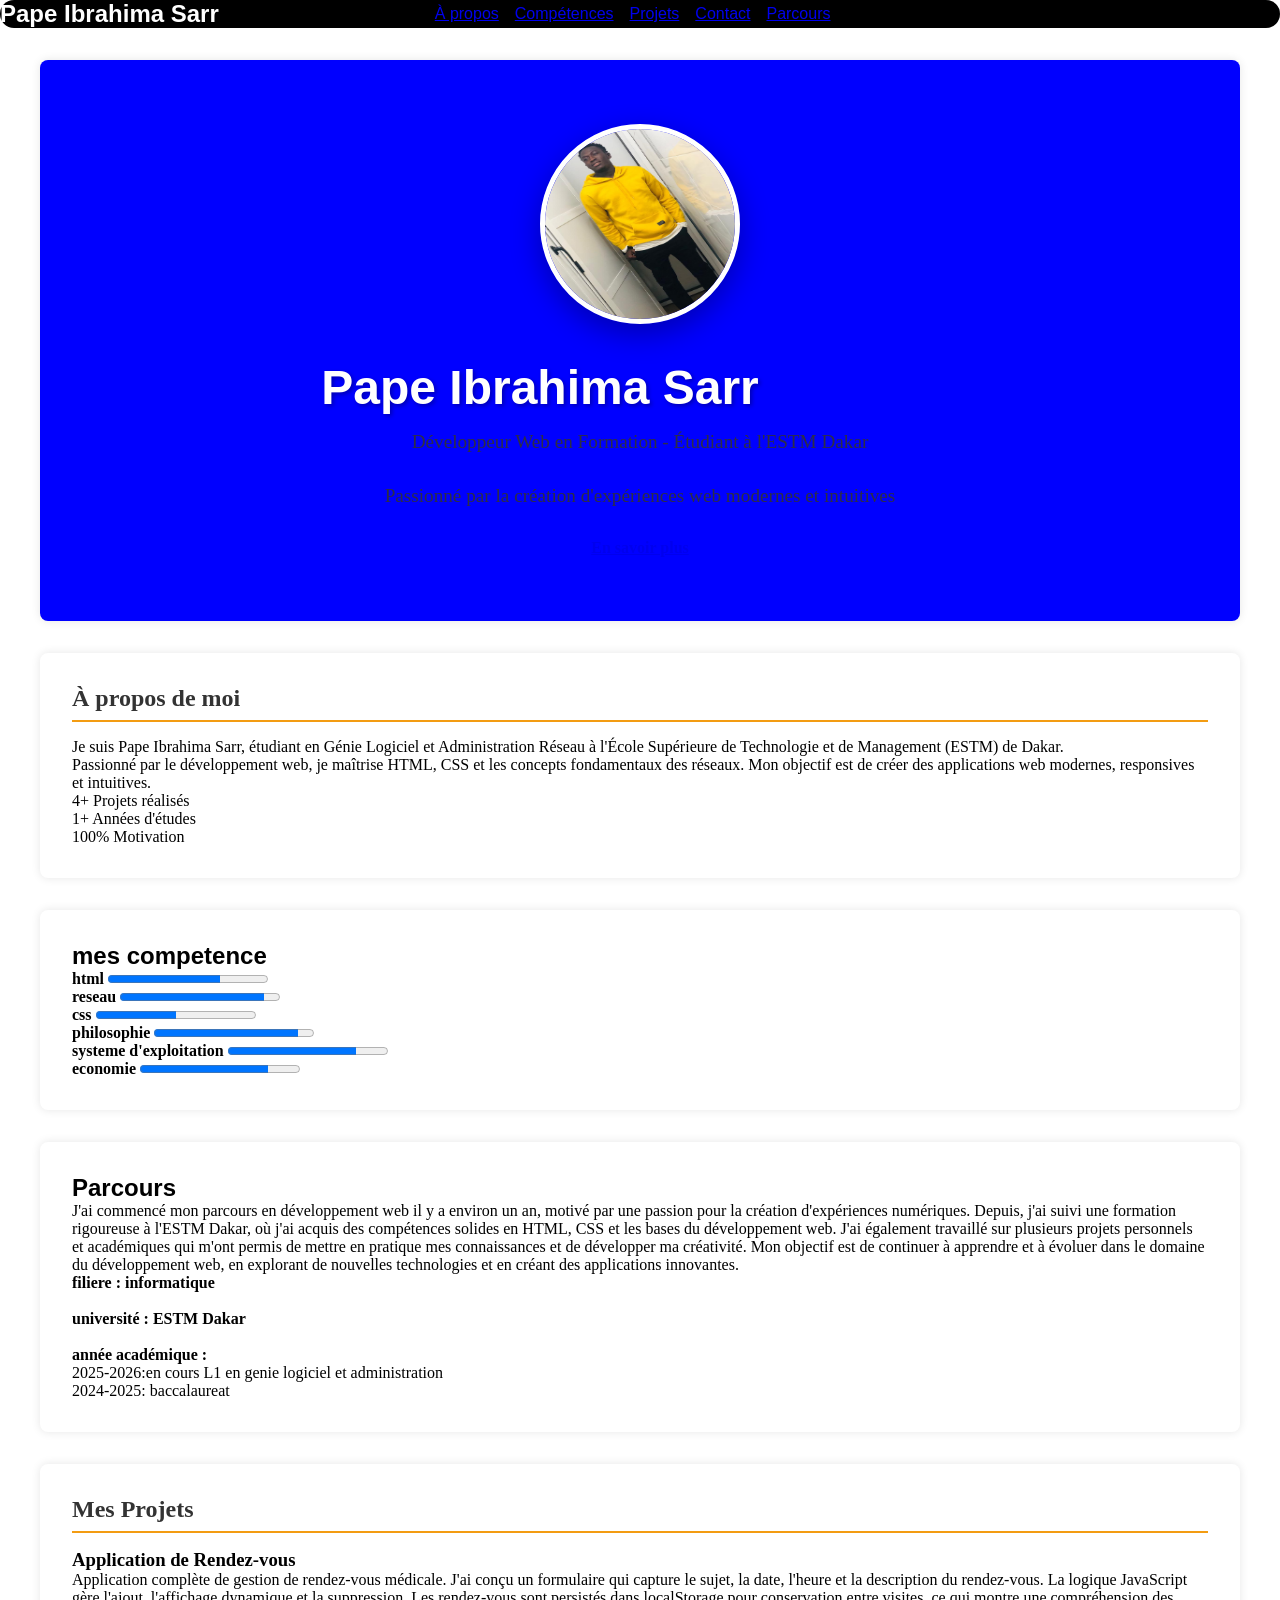
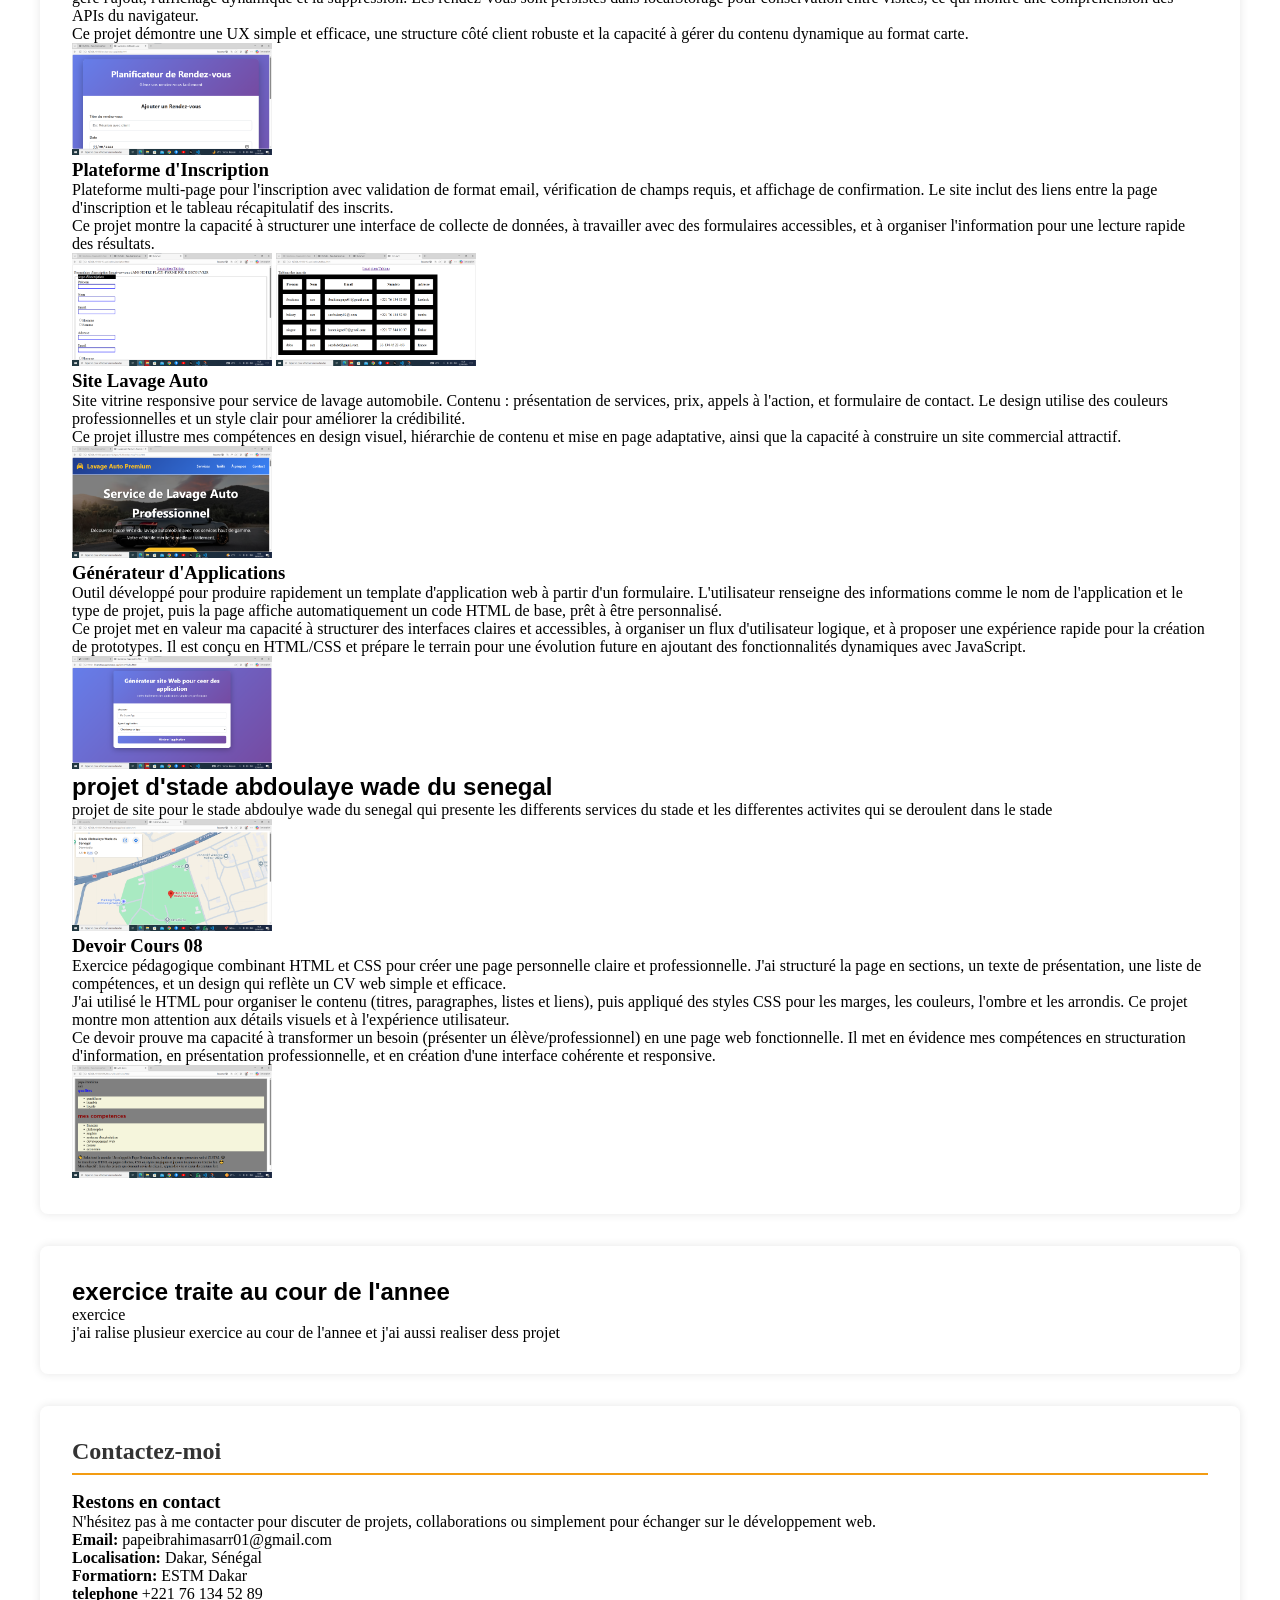
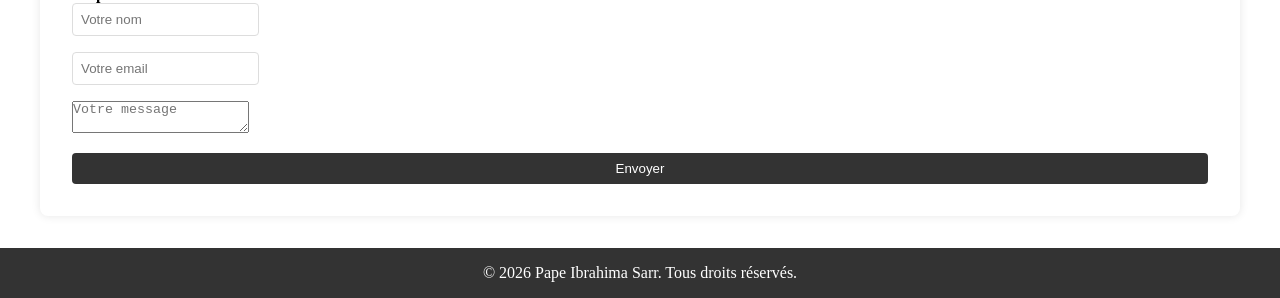
<file: index.html>
<!DOCTYPE html>
<html lang="fr">
<head>
    <meta charset="UTF-8">
    <meta name="viewport" content="width=device-width, initial-scale=1.0">
    <title>Portfolio - Pape Ibrahima Sarr</title>
    <link rel="stylesheet" href="style.css">
</head>
<body>
    
    <header>
        <nav>
             <h1>Pape Ibrahima Sarr</h1>
            <ul>
                <li><a href="#about">À propos</a></li>
                <li><a href="#skills">Compétences</a></li>
                <li><a href="#projects">Projets</a></li>
                <li><a href="#contact">Contact</a></li>
                <li><a href="#best">Parcours</a></li>
            </ul>
        </nav>
    </header>

    <main>
        <section id="hero">
            <div class="about"  >
                <img src="./IMAGE.jpeg" alt="Pape Ibrahima Sarr" class="profile-photo">
                <h1>Pape Ibrahima Sarr</h1>
                <p>Développeur Web en Formation - Étudiant à l'ESTM Dakar</p>
                <p>Passionné par la création d'expériences web modernes et intuitives</p>
                <a href="#about"><strong> En savoir plus </strong></a>
            </div>
        </section>

        <section id="about">
            <div>
                <h2>À propos de moi</h2>
                <div>
                    <p>Je suis Pape Ibrahima Sarr, étudiant en Génie Logiciel et Administration Réseau à l'École Supérieure de Technologie et de Management (ESTM) de Dakar.</p>
                    <p>Passionné par le développement web, je maîtrise HTML, CSS et les concepts fondamentaux des réseaux. Mon objectif est de créer des applications web modernes, responsives et intuitives.

                    </p>
                    <div>
                        <div class="stat">
                            <span class="stat-number">4+</span>
                            <span class="stat-label">Projets réalisés</span>
                        </div>
                        <div class="stat">
                            <span class="stat-number">1+</span>
                            <span class="stat-label">Années d'études</span>
                        </div>
                        <div class="stat">
                            <span class="stat-number">100%</span>
                            <span class="stat-label">Motivation</span>
                        </div>
                    </div>
                </div>
            </div>
        </section>

        <section id="skills">
            <h1>mes competence</h1>
            
            <label for="file">html</label>
            <progress id="file" max="100" value="70" >80%</progress> <br>
                    
                    <label for="file" >reseau</label>
                    <progress id="file" max="100" value="90">90%</progress> <br>

                    <label for="file">css</label>
                    <progress id="file" max="100" value="50">60%</progress> <br>

                    <label for="file">philosophie</label>
                    <progress id="file" max="100" value="90">90%</progress> <br>

                    <label for="file">systeme d'exploitation</label>
                    <progress id="file" max="100" value="80">70%</progress> <br>

                    <label for="file">economie</label>
                    <progress id="file" max="100" value="80"> 80%</progress>

                
        </section>
        <section id="best">
            <h1>Parcours</h1>
            <p>
                J'ai commencé mon parcours en développement web il y a environ un an, motivé par une passion pour la création d'expériences numériques. Depuis, j'ai suivi une formation rigoureuse à l'ESTM Dakar, où j'ai acquis des compétences solides en HTML, CSS et les bases du développement web. J'ai également travaillé sur plusieurs projets personnels et académiques qui m'ont permis de mettre en pratique mes connaissances et de développer ma créativité. Mon objectif est de continuer à apprendre et à évoluer dans le domaine du développement web, en explorant de nouvelles technologies et en créant des applications innovantes.
            </p>
            <p><strong>filiere : informatique</strong></p> <br>
                <p><strong>université : ESTM Dakar</strong></p> <br>
                <p><strong>année académique : </strong> <br>
                    2025-2026:en cours L1 en genie logiciel et administration <br>
                    2024-2025: baccalaureat <br>
                </p> 
                

        </section>

        <section id="projects" >
            <div >
                <h2>Mes Projets</h2>
                <div >
                    <div >
                        <h3>Application de Rendez-vous</h3>
                        <p>Application complète de gestion de rendez-vous médicale. J'ai conçu un formulaire qui capture le sujet, la date, l'heure et la description du rendez-vous. La logique JavaScript gère l'ajout, l'affichage dynamique et la suppression. Les rendez-vous sont persistés dans localStorage pour conservation entre visites, ce qui montre une compréhension des APIs du navigateur.</p>
                        <p>Ce projet démontre une UX simple et efficace, une structure côté client robuste et la capacité à gérer du contenu dynamique au format carte.</p>
                        <img src="./IMAGE/Capture d’écran 2026-03-21 133654.png" alt="">
                    </div>
                    <div>
                        <h3>Plateforme d'Inscription</h3>
                        <p>Plateforme multi-page pour l'inscription avec validation de format email, vérification de champs requis, et affichage de confirmation. Le site inclut des liens entre la page d'inscription et le tableau récapitulatif des inscrits.</p>
                        <p>Ce projet montre la capacité à structurer une interface de collecte de données, à travailler avec des formulaires accessibles, et à organiser l'information pour une lecture rapide des résultats.</p>
                    
                        <div >
                            <img src="./IMAGE/capture rd.png" alt="">
                            
                            <img src="./IMAGE/captu rt.png" alt="">
                        </div>
                    
                    </div>
                    <div>
                        <h3>Site Lavage Auto</h3>
                        <p>Site vitrine responsive pour service de lavage automobile. Contenu : présentation de services, prix, appels à l'action, et formulaire de contact. Le design utilise des couleurs professionnelles et un style clair pour améliorer la crédibilité.</p>
                        <p>Ce projet illustre mes compétences en design visuel, hiérarchie de contenu et mise en page adaptative, ainsi que la capacité à construire un site commercial attractif.</p>
                        <img src="./IMAGE/br.png" alt="">
                        
                    </div>
                    <div>
                        <h3>Générateur d'Applications</h3>
                        <p>Outil développé pour produire rapidement un template d'application web à partir d'un formulaire. L'utilisateur renseigne des informations comme le nom de l'application et le type de projet, puis la page affiche automatiquement un code HTML de base, prêt à être personnalisé.</p>
                        <p>Ce projet met en valeur ma capacité à structurer des interfaces claires et accessibles, à organiser un flux d'utilisateur logique, et à proposer une expérience rapide pour la création de prototypes. Il est conçu en HTML/CSS et prépare le terrain pour une évolution future en ajoutant des fonctionnalités dynamiques avec JavaScript.</p>
                        <img src="./IMAGE/capture.png" alt="">
            
                    </div>
                    <div>
                        <h1>projet d'stade abdoulaye wade du senegal</h1>
                        <p>
                            projet de site pour le stade abdoulye wade du senegal qui presente les differents services du stade et les differentes activites qui se deroulent dans le stade
                        </p>
                        <img src="./IMAGE/cat.png" alt="">
                        
                    </div>
                    <div>
                        <h3>Devoir Cours 08</h3>
                        <p>Exercice pédagogique combinant HTML et CSS pour créer une page personnelle claire et professionnelle. J'ai structuré la page en sections, un texte de présentation, une liste de compétences, et un design qui reflète un CV web simple et efficace.</p>
                        <p>J'ai utilisé le HTML pour organiser le contenu (titres, paragraphes, listes et liens), puis appliqué des styles CSS pour les marges, les couleurs, l'ombre et les arrondis. Ce projet montre mon attention aux détails visuels et à l'expérience utilisateur.</p>
                        <p>Ce devoir prouve ma capacité à transformer un besoin (présenter un élève/professionnel) en une page web fonctionnelle. Il met en évidence mes compétences en structuration d'information, en présentation professionnelle, et en création d'une interface cohérente et responsive.</p>
                        <img src="./IMAGE/bt.png" alt="">
                
                    </div>
                </div>
            </div>
        </section>
        <section>
            <h1>exercice traite au cour de l'annee </h1>
            <div>exercice</div>
            <p> 
                j'ai ralise plusieur exercice au cour de l'annee et j'ai aussi realiser dess projet
            </p>
            
        </section>

        <section id="contact">
            <div>
                <h2>Contactez-moi</h2>
                <div>
                    <div >
                        <h3>Restons en contact</h3>
                        <p>N'hésitez pas à me contacter pour discuter de projets, collaborations ou simplement pour échanger sur le développement web.</p>
                        <div>
                            <p><strong>Email:</strong> papeibrahimasarr01@gmail.com</p>
                            <p><strong>Localisation:</strong> Dakar, Sénégal</p>
                            <p><strong>Formatiorn:</strong> ESTM Dakar</p>
                            <p><strong>telephone</strong> +221 76 134 52 89</p>
                        </div>
                    </div>
                    <form>
                        <div>
                            <input type="text" placeholder="Votre nom">
                        </div>
                        <div>
                            <input type="email" placeholder="Votre email">
                        </div>
                        <div>
                            <textarea placeholder="Votre message"></textarea>
                        </div>
                        <button type="submit">Envoyer</button>
                    </form>
                </div>
            </div>
        </section>
    </main>

    <footer>
        <div >
            <p>&copy; 2026 Pape Ibrahima Sarr. Tous droits réservés.</p>
        </div>
    </footer>
</body>
</html>
</file>
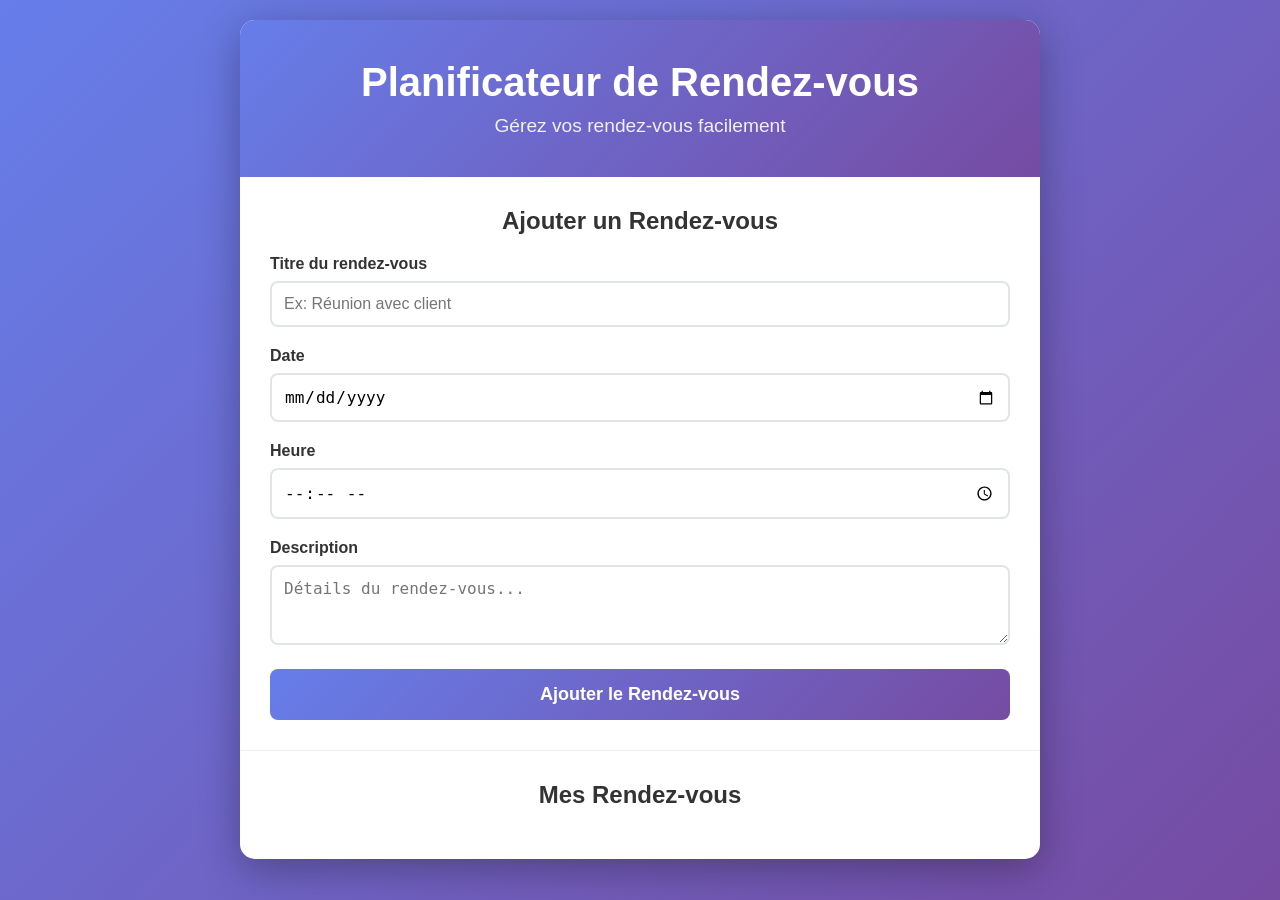
<file: rendez-vous-app/index.html>
<!DOCTYPE html>
<html lang="fr">
<head>
    <meta charset="UTF-8">
    <meta name="viewport" content="width=device-width, initial-scale=1.0">
    <title>Application de Rendez-vous</title>
    <link rel="stylesheet" href="style.css">
</head>
<body>
    <div class="container">
        <header>
            <h1>Planificateur de Rendez-vous</h1>
            <p>Gérez vos rendez-vous facilement</p>
        </header>

        <form id="appointmentForm">
            <h2>Ajouter un Rendez-vous</h2>
            <div class="form-group">
                <label for="title">Titre du rendez-vous</label>
                <input type="text" id="title" name="title" placeholder="Ex: Réunion avec client" required>
            </div>

            <div class="form-group">
                <label for="date">Date</label>
                <input type="date" id="date" name="date" required>
            </div>

            <div class="form-group">
                <label for="time">Heure</label>
                <input type="time" id="time" name="time" required>
            </div>

            <div class="form-group">
                <label for="description">Description</label>
                <textarea id="description" name="description" placeholder="Détails du rendez-vous..."></textarea>
            </div>

            <button type="submit" class="btn-submit">Ajouter le Rendez-vous</button>
        </form>

        <div class="appointments-section">
            <h2>Mes Rendez-vous</h2>
            <div id="appointmentsList"></div>
        </div>
    </div>

    <script src="script.js"></script>
</body>
</html>
</file>
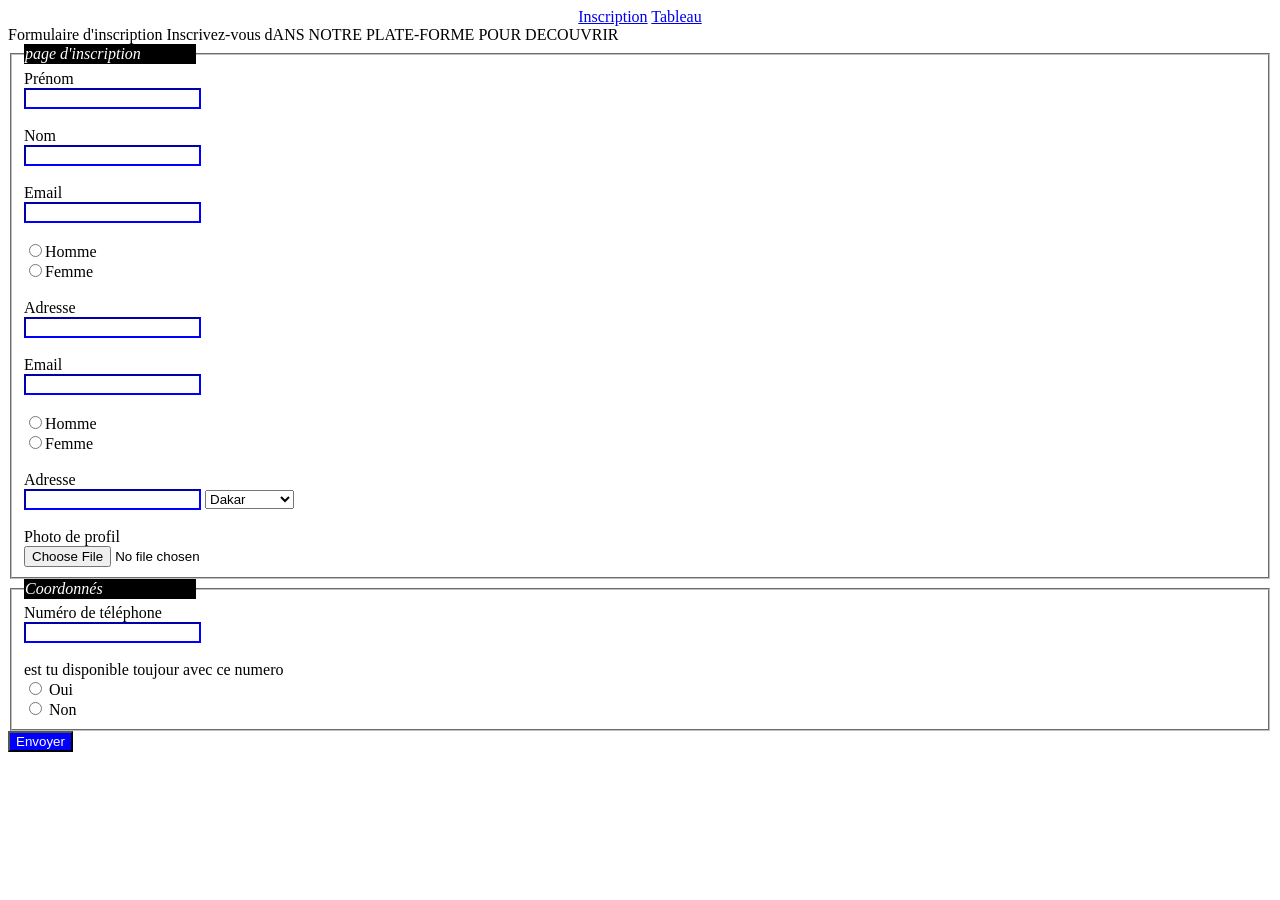
<file: 15-application/inscription.html>
<!DOCTYPE html>
<html lang="fr">

<head>
    <meta charset="UTF-8">
    <meta name="viewport" content="width=device-width, initial-scale=1.0">
    <title>Document</title>
    <style>
        input {
            color: black;
            border-color: blue;
            background-color: white;
        }

        legend {
            color: white;
            background-color: black;
            padding: 1px;
            font-size: 16px;
            width: 170px;
            font-style: oblique;
        }
        

        nav {
            text-align: center;
            

        }

        button {
            color: white;
            border-color: black;
            background-color: blue;
            text-align: center;
        
        }

    </style>
</head>

<body>
    <nav>
        <a href="inscription.html">Inscription</a>
        <a href="tableau.html">Tableau</a>
    </nav>
    Formulaire d'inscription
    Inscrivez-vous dANS NOTRE PLATE-FORME POUR DECOUVRIR 
    <fieldset>
        <legend>page d'inscription</legend>
        <form action="">
            <div><label for="Prénom">Prénom</label> <br>
                <input type="email" id="Prénom"></div> <br>
            <div><label for="Nom">Nom</label> <br>
                <input type="email" id="Nom"></div> <br>
            <div><label for="Email">Email</label> <br>
                <input type="email" id="Email"></div> <br>
            <div class="radio">
                <label for="Homme">
                    <input type="radio" id="Homme" name="genre">Homme
                </label> <br>
                <label for="Femme">
                    <input type="radio" id="Femme" name="genre">Femme
                </label>
            </div>
            <br>
            <div><label for="Adresse">Adresse</label> <br><input type="email" id="Adresse"></div>
            <br>
            <div><label for="Email">Email</label> <br><input type="email" id="Email"></div>
            <br>
            <div class="radio">
                <label for="Homme">
                    <input type="radio" id="Homme" name="genre">Homme
                </label> <br>
                <label for="Femme">
                    <input type="radio" id="Femme" name="genre">Femme
                </label>
            </div>
            <br>
                <label for="Adresse">Adresse</label> <br>
                <input type="" id="Adresse">
                <select id="Adresse">
                    <option> Dakar</option>
                    <option> Louga</option>
                    <option> Saint-Louis</option>
                </select>
            <br> <br>
            <div>
                <label for="Photo de profil">Photo de profil</label> <br>
                <input type="file" id="Photo de profil" accept="importe">
            </div>
        </form>
    </fieldset>

    <fieldset>
        <legend>Coordonnés</legend>
        Numéro de téléphone
        <div><label for="Numéro"></label><input type="number" id="Numéro"></div>
        <br>
        est tu disponible toujour avec ce numero
        <div class="radio">
            <label for="Oui">
                <input type="radio" id="Oui" name="Whatsapp"> Oui
            </label> <br>
            <label for="Non">
                <input type="radio" id="Non" name="Whatsapp"> Non
            </label>
        </div>
    </fieldset>
    <button type="submit">Envoyer</button>


</body>

</html>
</file>
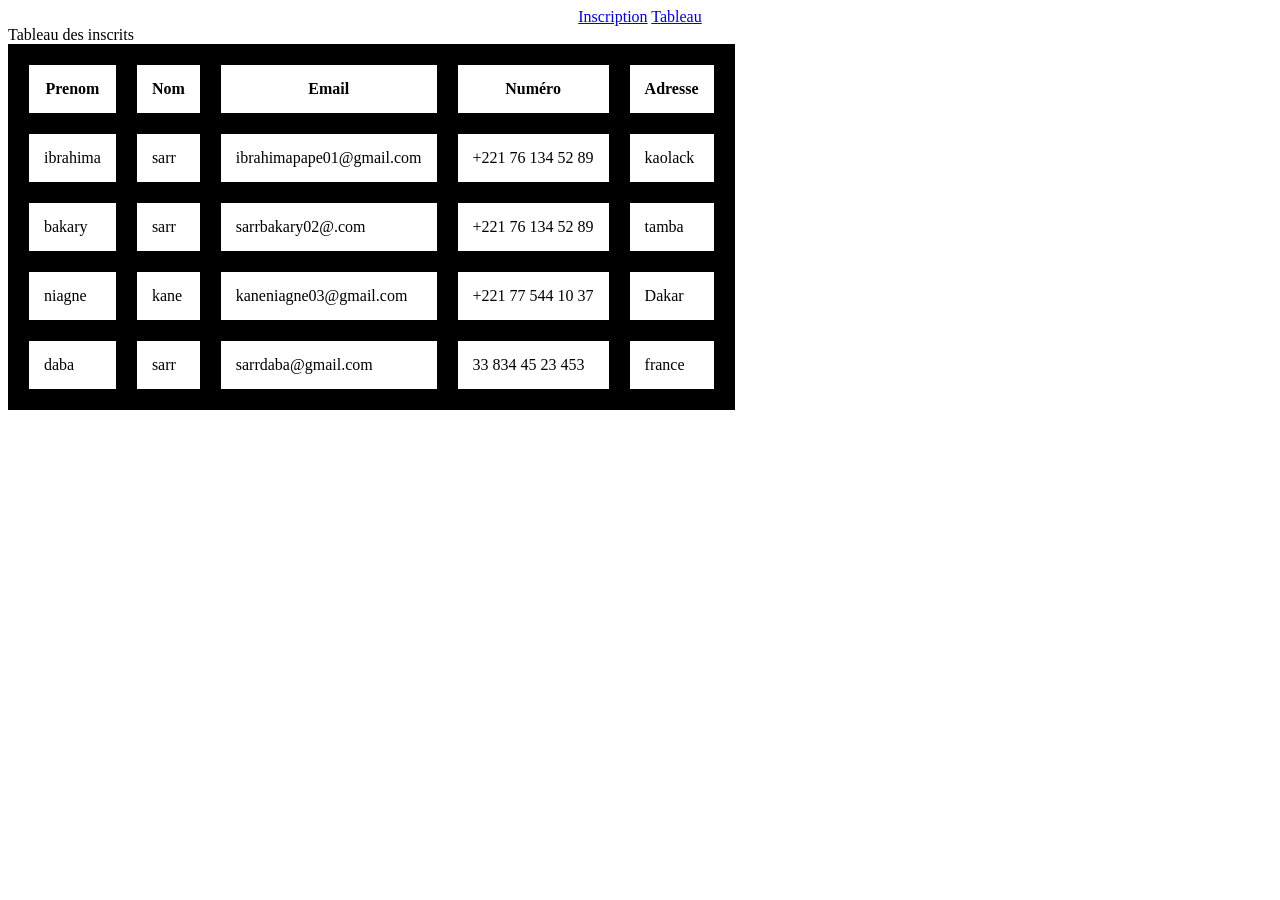
<file: 15-application/tableau.html>
<!DOCTYPE html>
<html lang="fr">


<head>
    <meta charset="UTF-8">
    <meta name="viewport" content="width=device-width, initial-scale=1.0">
    <title>Document</title>
    <style>
     th, td {
            border: solid 21px;
            padding: 15px;
            margin: auto;
        }
 table {

            border-collapse: collapse;
        }
        nav {
            text-align: center;
        }
    </style>
</head>

<body>
    <nav>
        <a href="inscription.html">Inscription</a>
        <a href="tableau.html">Tableau</a>
    </nav>

    <caption> Tableau des inscrits </caption>

    <table>

        <tr>
            <th>Prenom</th>
            <th>Nom</th>
            <th>Email</th>
            <th>Numéro</th>
            <th>Adresse</th>
        </tr>
        <tr>
            <td>ibrahima</td>
            <td>sarr</td>
            <td>ibrahimapape01@gmail.com</td>
            <td>+221 76 134 52 89</td>
            <td>kaolack</td>
        </tr>
        <tr>
            <td>bakary</td>
            <td>sarr</td>
            <td>sarrbakary02@.com</td>
            <td>+221 76 134 52 89</td>
            <td>tamba</td>
        </tr>
        <tr>
            <td>niagne</td>
            <td>kane</td>
            <td>kaneniagne03@gmail.com</td>
            <td>+221 77 544 10 37</td>
            <td>Dakar</td>
        </tr>
        <tr>
            <td>daba</td>
            <td>sarr</td>
            <td>sarrdaba@gmail.com</td>
            <td>33 834 45 23 453</td>
            <td>france</td>
        </tr>
    </table>


</body>

</html>
</file>
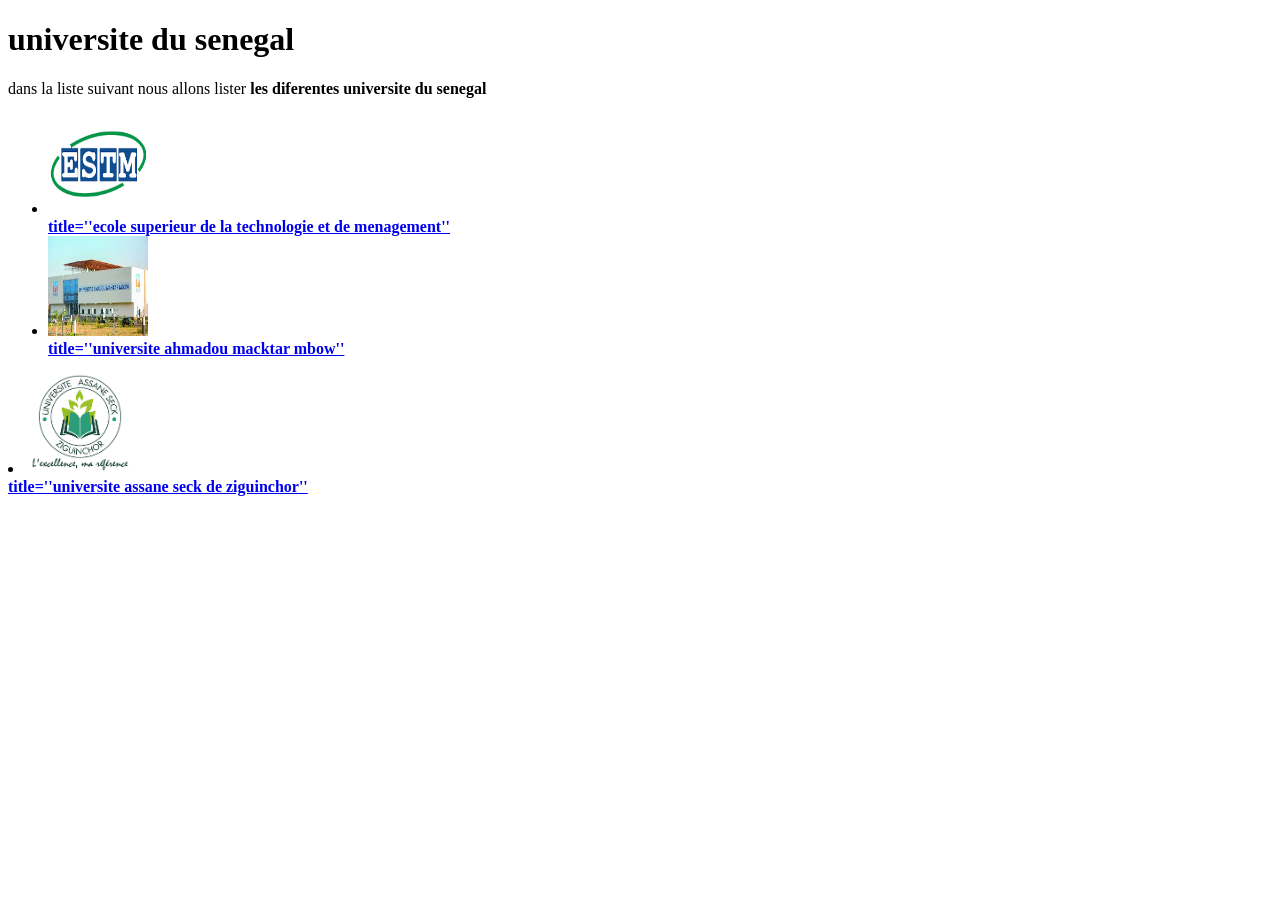
<file: 8 APPLICATION/universite.html>
<!DOCTYPE html>
<html lang="en">
<head>
    <meta charset="UTF-8">
    <meta name="viewport" content="width=device-width, initial-scale=1.0">
    <title>universite</title>
</head>
<body>
    <h1>universite du senegal</h1>
    <p>
        dans la liste suivant nous allons lister <strong>les diferentes universite du senegal</strong>
        <ul>
          <li>  <a href="https://www.estm.sn/">
               <img src="./image/gtfr.png" alt="estm"
               width="100px" height="100px"> <br>
             <strong> title=''ecole superieur de la technologie et de menagement'' </strong>
             </a>
            </li>
            <li> <a href="http://uam.sn/">
                <img src="./image/uamb.jpg" alt="UAM"
                width="100px" height="100px"> <br>
               <strong> title=''universite ahmadou macktar mbow''</strong>
            </a>
        </li>
        </ul>
        <li> <a href="https://uasz.sn/">
            <img src="./image/uask.png" alt="UASZ"
            width="100px" height="100px"> <br>
         <strong>  title=''universite assane seck de ziguinchor'' </strong>
        </a>

        </li>
    </p>
</body>
</html>
</file>
<file: style.css>
* {
    margin: 0;
    padding: 0;
    box-sizing: border-box;
}
body{
    margin: 0;
}

header {
background-color: black;
    color: #fff;
    border-radius: 50px;
    width: 100%;
    position: sticky;
    


}
header,nav, ul {
    list-style: none;
    display: flex;
    gap: 1rem;
    position: sticky;

    
}
header,h1 {
    margin-right: 200px;
    font-family: Arial, Helvetica, sans-serif;
    position: sticky;
}
nav {
    display: flex;
    justify-content: space-between;
    align-items: center;
    position: sticky;
}
#hero{
    background-color: blue;
    color: white;
    padding: 4rem 2rem ;
    text-align: center;
    min-height: 60vh;
    display: flex;
    align-items: center;
    justify-content: center;

}
h2{
    color: #333;
    margin-bottom: 1rem ;
    border-bottom: 2px solid #f39c12;
    padding-bottom: 0.5rem;
}

.hero-content {
    max-width: 800px;
}
    .profile-photo {
    width: 200px;
    height: 200px;
    border-radius: 50%;
    border: 5px solid white;
    box-shadow: 0 10px 30px rgba(0,0,0,0.3);
    margin-bottom: 2rem;
    }
#hero h1 {
    font-size: 3rem;
    margin-bottom: 1rem;
    text-shadow: 2px 2px 4px rgba(0,0,0,0.3);
}

#hero p {
    font-size: 1.2rem;
    margin-bottom: 2rem;
    opacity: 0.9;
    color: #333;
    
}




section {
    max-width: 1200px;
    margin: 2rem auto;
    padding: 2rem;
    background-color: #fff;
    border-radius: 8px;
    box-shadow: 0 0 10px rgba(0,0,0,0.1);
    margin-bottom: 2rem;
}



    

.profile-pic {
    width: 150px;
    height: 150px;
    border-radius: 4px;
    flex-shrink: 0 ;
    
}


.project a {
    display: inline-block;
    margin-top: 1rem;
    padding: 0.5rem 1rem;
    background-color: #333;
    color: #fff;
    text-decoration: none;
    border-radius: 4px;
    transition: background-color 0.3s
}


img{
    width: 200px;
}




form {
    display: flex;
    flex-direction: column;
    gap: 1rem;
}

label {
    font-weight: bold;
}

input{
    padding: 0.5rem;
    border: 1px solid #ddd;
    border-radius: 4px;
}

button[type="submit"] {
    padding: 0.5rem 1rem;
    background-color: #333;
    color: #fff;
    border: none;
    border-radius: 4px;
    cursor: pointer;
    transition: background-color 0.3s;
}

button[type="submit"]:hover {
    background-color: #f39c12;
}


footer {
    text-align: center;
    padding: 1rem;
    background-color: #333;
    color: #fff;
}


@media (max-width: 768px) {
    nav {
        flex-direction: column;
        text-align: center;
    }


    .profile-photo {
        width: 150px;
        height: 150px;
    }

    #hero h1 {
        font-size: 2rem;
    }

    #hero p {
        font-size: 1rem;
        
    }

    
    
    .project-list {
        flex-direction: column;
    }

    
    }
</file>
<file: rendez-vous-app/style.css>
* {
    margin: 0;
    padding: 0;
    box-sizing: border-box;
}

body {
    font-family: 'Segoe UI', Tahoma, Geneva, Verdana, sans-serif;
    background: linear-gradient(135deg, #667eea 0%, #764ba2 100%);
    min-height: 100vh;
    padding: 20px;
}

.container {
    max-width: 800px;
    margin: 0 auto;
    background: white;
    border-radius: 15px;
    box-shadow: 0 10px 40px rgba(0, 0, 0, 0.3);
    overflow: hidden;
}

header {
    background: linear-gradient(135deg, #667eea 0%, #764ba2 100%);
    color: white;
    padding: 40px 30px;
    text-align: center;
}

header h1 {
    font-size: 2.5rem;
    margin-bottom: 10px;
}

header p {
    font-size: 1.2rem;
    opacity: 0.9;
}

#appointmentForm {
    padding: 30px;
    border-bottom: 1px solid #eee;
}

#appointmentForm h2 {
    margin-bottom: 20px;
    color: #333;
    text-align: center;
}

.form-group {
    margin-bottom: 20px;
}

.form-group label {
    display: block;
    margin-bottom: 8px;
    color: #333;
    font-weight: 600;
}

.form-group input,
.form-group textarea {
    width: 100%;
    padding: 12px;
    border: 2px solid #e1e5e9;
    border-radius: 8px;
    font-size: 16px;
    transition: border-color 0.3s ease;
}

.form-group input:focus,
.form-group textarea:focus {
    outline: none;
    border-color: #667eea;
    box-shadow: 0 0 0 3px rgba(102, 126, 234, 0.1);
}

.form-group textarea {
    resize: vertical;
    min-height: 80px;
}

.btn-submit {
    width: 100%;
    padding: 15px;
    background: linear-gradient(135deg, #667eea 0%, #764ba2 100%);
    color: white;
    border: none;
    border-radius: 8px;
    font-size: 18px;
    font-weight: bold;
    cursor: pointer;
    transition: transform 0.2s ease, box-shadow 0.2s ease;
}

.btn-submit:hover {
    transform: translateY(-2px);
    box-shadow: 0 5px 15px rgba(102, 126, 234, 0.4);
}

.appointments-section {
    padding: 30px;
}

.appointments-section h2 {
    margin-bottom: 20px;
    color: #333;
    text-align: center;
}

#appointmentsList {
    display: grid;
    gap: 15px;
}

.appointment-card {
    background: #f8f9fa;
    border: 1px solid #e9ecef;
    border-radius: 8px;
    padding: 20px;
    position: relative;
}

.appointment-card h3 {
    margin-bottom: 10px;
    color: #333;
}

.appointment-card p {
    margin-bottom: 5px;
    color: #666;
}

.appointment-card .date-time {
    font-weight: bold;
    color: #667eea;
}

.btn-delete {
    position: absolute;
    top: 10px;
    right: 10px;
    background: #dc3545;
    color: white;
    border: none;
    border-radius: 50%;
    width: 30px;
    height: 30px;
    cursor: pointer;
    font-size: 16px;
    display: flex;
    align-items: center;
    justify-content: center;
    transition: background-color 0.3s ease;
}

.btn-delete:hover {
    background: #c82333;
}

.no-appointments {
    text-align: center;
    color: #666;
    font-style: italic;
    padding: 40px;
}
</file>
